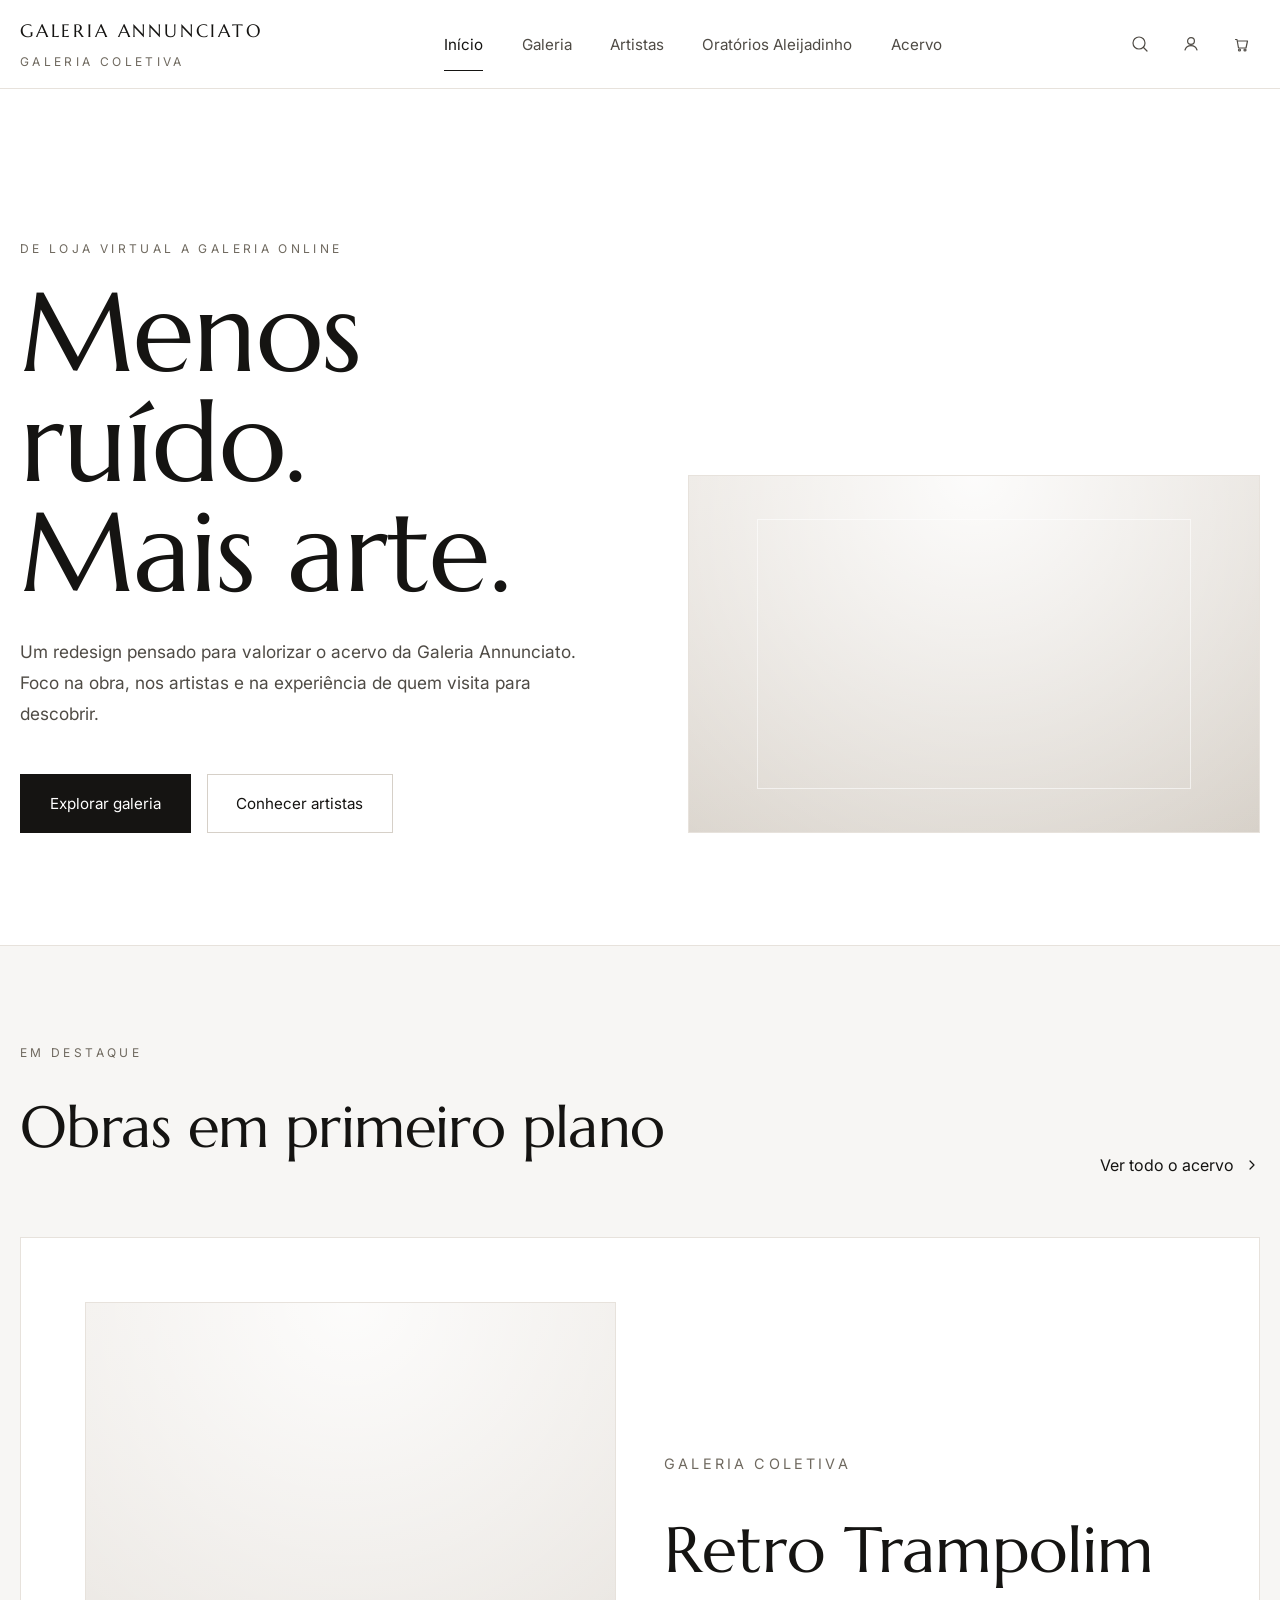
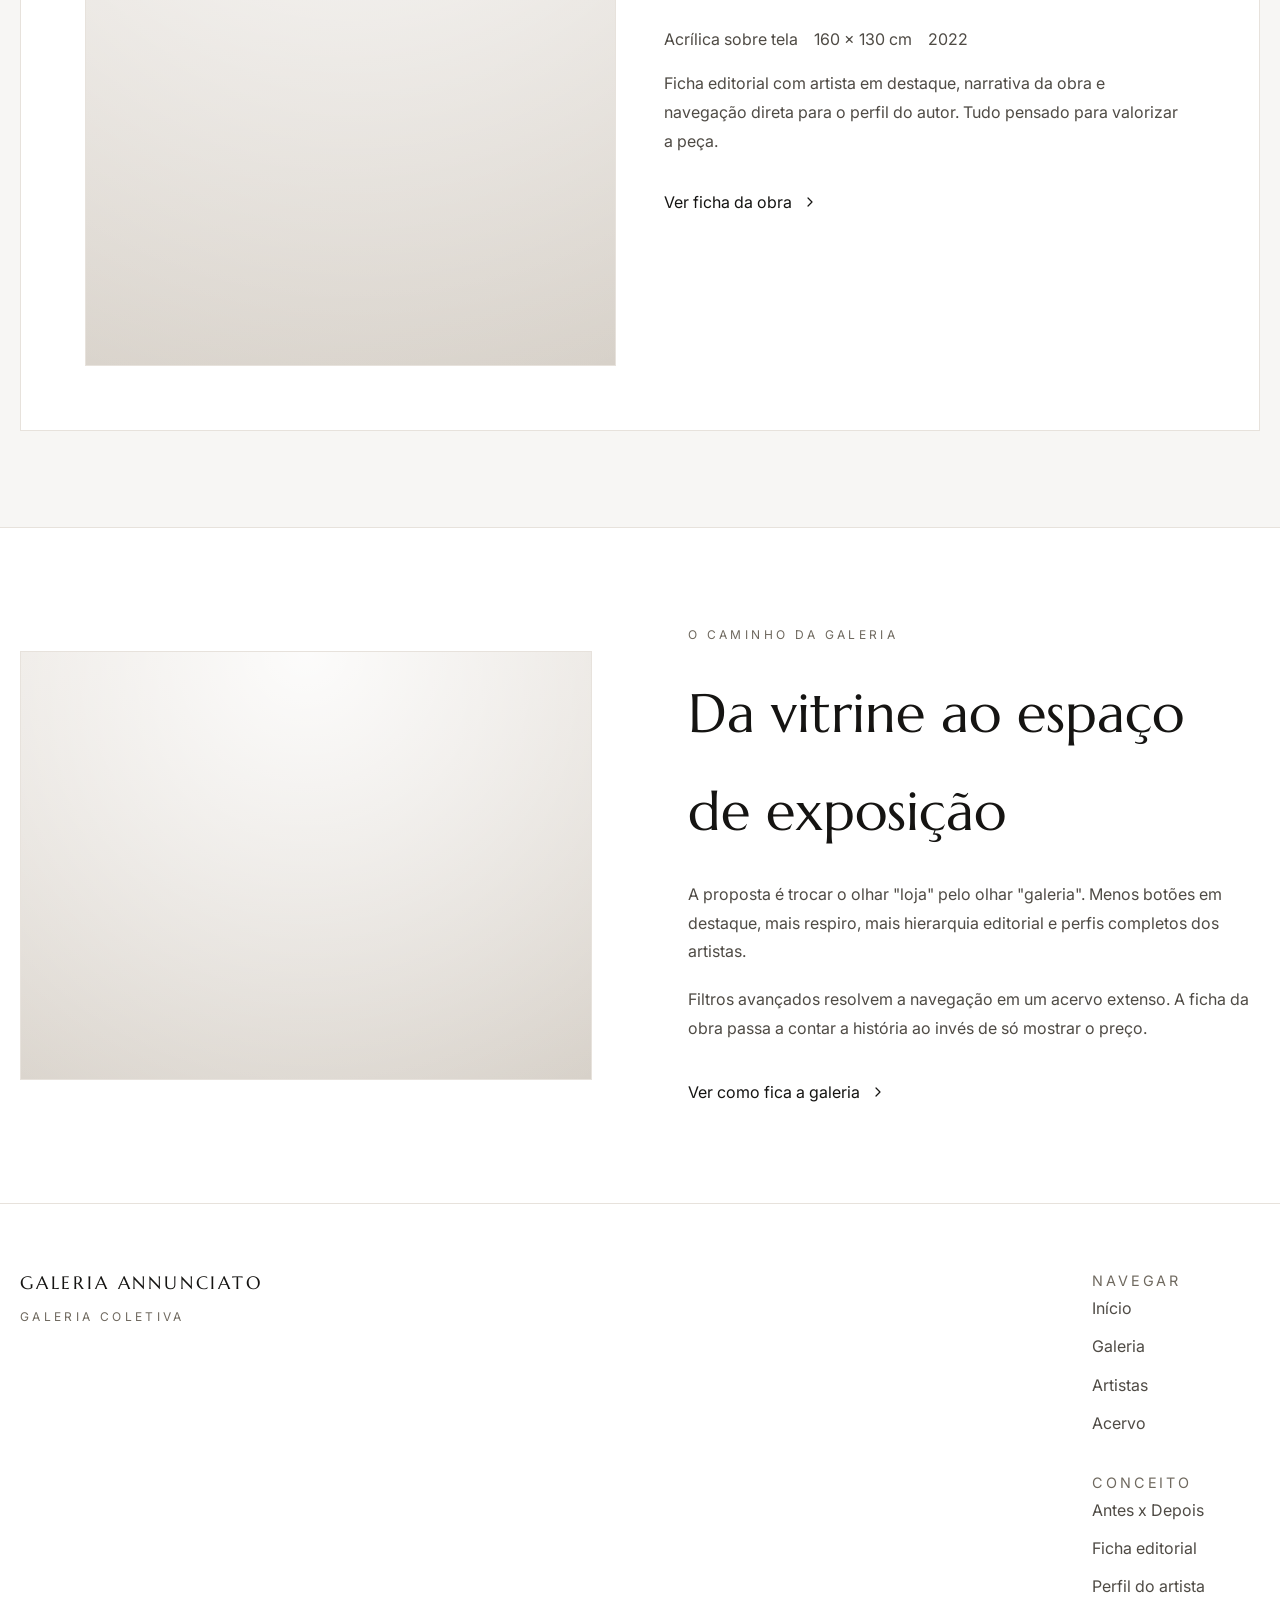
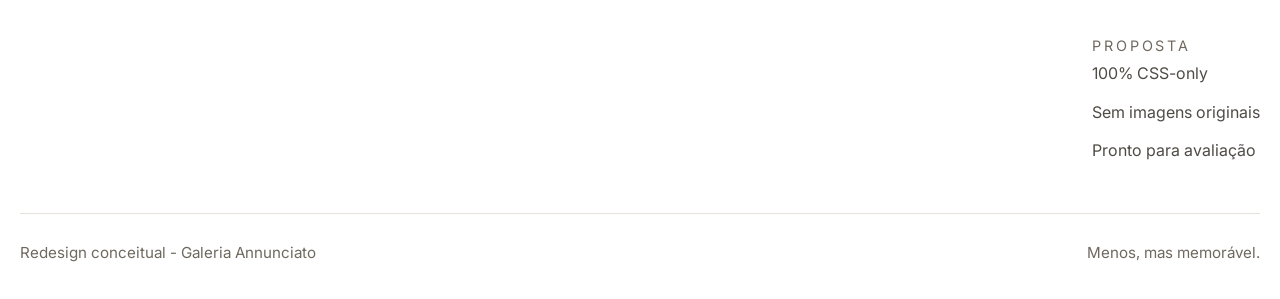
<file: index.html>
<!DOCTYPE html>
<html lang="pt-BR">

<head>
  <meta charset="UTF-8">
  <meta name="viewport" content="width=device-width, initial-scale=1.0">
  <title>Galeria Annunciato | Redesign - De loja virtual a galeria online</title>
  <link rel="preconnect" href="https://fonts.googleapis.com">
  <link rel="preconnect" href="https://fonts.gstatic.com" crossorigin>
  <link href="https://fonts.googleapis.com/css2?family=Inter:wght@300;400;500;600&family=Marcellus&display=swap" rel="stylesheet">
  <link rel="stylesheet" href="css/style.css">
</head>

<body>
  <header class="header">
    <div class="container header__inner">
      <a class="header__brand" href="index.html">
        <span class="header__brand-name">Galeria Annunciato</span>
        <span class="header__brand-sub">Galeria Coletiva</span>
      </a>
      <nav class="nav">
        <a class="nav__link nav__link--active" href="index.html">Início</a>
        <a class="nav__link" href="loja.html">Galeria</a>
        <a class="nav__link" href="artista.html">Artistas</a>
        <a class="nav__link" href="loja.html">Oratórios Aleijadinho</a>
        <a class="nav__link" href="loja.html">Acervo</a>
      </nav>
      <div class="header__actions">
        <button class="header__icon" aria-label="Buscar">
          <svg width="18" height="18" viewBox="0 0 18 18" fill="none" xmlns="http://www.w3.org/2000/svg">
            <circle cx="8" cy="8" r="6" stroke="currentColor" stroke-width="1.2" />
            <path d="M12.5 12.5L16 16" stroke="currentColor" stroke-width="1.2" stroke-linecap="round" />
          </svg>
        </button>
        <button class="header__icon" aria-label="Minha conta">
          <svg width="18" height="18" viewBox="0 0 18 18" fill="none" xmlns="http://www.w3.org/2000/svg">
            <circle cx="9" cy="6" r="3.4" stroke="currentColor" stroke-width="1.2" />
            <path d="M3 15C3.8 12.2 6.1 10.6 9 10.6C11.9 10.6 14.2 12.2 15 15" stroke="currentColor" stroke-width="1.2" stroke-linecap="round" />
          </svg>
        </button>
        <button class="header__icon" aria-label="Carrinho">
          <svg width="18" height="18" viewBox="0 0 18 18" fill="none" xmlns="http://www.w3.org/2000/svg">
            <path d="M2.5 4.5H4L5.5 13H13L14.5 6H5.2" stroke="currentColor" stroke-width="1.2" stroke-linecap="round" stroke-linejoin="round" />
            <circle cx="6.5" cy="15" r="1" stroke="currentColor" stroke-width="1.2" />
            <circle cx="12" cy="15" r="1" stroke="currentColor" stroke-width="1.2" />
          </svg>
        </button>
      </div>
    </div>
  </header>

  <main>
    <section class="hero">
      <div class="container hero__inner">
        <div>
          <span class="eyebrow">De loja virtual a galeria online</span>
          <h1 class="hero__title">Menos ruído.<br>Mais arte.</h1>
          <p class="hero__text">
            Um redesign pensado para valorizar o acervo da Galeria Annunciato. Foco na obra, nos artistas e na
            experiência de quem visita para descobrir.
          </p>
          <div class="hero__actions">
            <a class="btn btn--primary" href="loja.html">Explorar galeria</a>
            <a class="btn btn--ghost" href="artista.html">Conhecer artistas</a>
          </div>
        </div>
        <div class="hero__frame"></div>
      </div>
    </section>

    <section class="section section--alt">
      <div class="container">
        <div class="section__header">
          <span class="eyebrow">Em destaque</span>
          <div class="section__header-row">
            <h2 class="section__title">Obras em primeiro plano</h2>
            <a class="link" href="loja.html">
              Ver todo o acervo
              <svg width="16" height="16" viewBox="0 0 16 16" fill="none" xmlns="http://www.w3.org/2000/svg">
                <path d="M6 4L10 8L6 12" stroke="currentColor" stroke-width="1.2" stroke-linecap="round" stroke-linejoin="round" />
              </svg>
            </a>
          </div>
        </div>
        <div class="featured-grid">
          <article class="featured-card">
            <div class="featured-card__media"></div>
            <div class="featured-card__content">
              <span class="featured-card__artist">Galeria Coletiva</span>
              <h3 class="featured-card__title">Retro Trampolim</h3>
              <div class="featured-card__meta">
                <span>Acrílica sobre tela</span>
                <span>160 x 130 cm</span>
                <span>2022</span>
              </div>
              <p class="featured-card__text">
                Ficha editorial com artista em destaque, narrativa da obra e navegação direta para o perfil do
                autor. Tudo pensado para valorizar a peça.
              </p>
              <a class="link" href="produto.html">
                Ver ficha da obra
                <svg width="16" height="16" viewBox="0 0 16 16" fill="none" xmlns="http://www.w3.org/2000/svg">
                  <path d="M6 4L10 8L6 12" stroke="currentColor" stroke-width="1.2" stroke-linecap="round" stroke-linejoin="round" />
                </svg>
              </a>
            </div>
          </article>
        </div>
      </div>
    </section>

    <section class="section">
      <div class="container split">
        <div class="split__media"></div>
        <div class="split__content">
          <span class="eyebrow">O caminho da galeria</span>
          <h2 class="split__title">Da vitrine ao espaço de exposição</h2>
          <p class="split__text">
            A proposta é trocar o olhar "loja" pelo olhar "galeria". Menos botões em destaque, mais respiro, mais
            hierarquia editorial e perfis completos dos artistas.
          </p>
          <p class="split__text">
            Filtros avançados resolvem a navegação em um acervo extenso. A ficha da obra passa a contar a história
            ao invés de só mostrar o preço.
          </p>
          <a class="link" href="loja.html">
            Ver como fica a galeria
            <svg width="16" height="16" viewBox="0 0 16 16" fill="none" xmlns="http://www.w3.org/2000/svg">
              <path d="M6 4L10 8L6 12" stroke="currentColor" stroke-width="1.2" stroke-linecap="round" stroke-linejoin="round" />
            </svg>
          </a>
        </div>
      </div>
    </section>
  </main>

  <footer class="footer">
    <div class="container footer__inner">
      <div class="footer__brand">
        <span class="header__brand-name">Galeria Annunciato</span>
        <span class="header__brand-sub">Galeria Coletiva</span>
      </div>
      <div class="footer__nav">
        <div>
          <p class="footer__list-title">Navegar</p>
          <ul class="footer__list">
            <li><a class="footer__link" href="index.html">Início</a></li>
            <li><a class="footer__link" href="loja.html">Galeria</a></li>
            <li><a class="footer__link" href="artista.html">Artistas</a></li>
            <li><a class="footer__link" href="loja.html">Acervo</a></li>
          </ul>
        </div>
        <div>
          <p class="footer__list-title">Conceito</p>
          <ul class="footer__list">
            <li><a class="footer__link" href="loja.html">Antes x Depois</a></li>
            <li><a class="footer__link" href="produto.html">Ficha editorial</a></li>
            <li><a class="footer__link" href="artista.html">Perfil do artista</a></li>
          </ul>
        </div>
        <div>
          <p class="footer__list-title">Proposta</p>
          <ul class="footer__list">
            <li><span class="footer__link">100% CSS-only</span></li>
            <li><span class="footer__link">Sem imagens originais</span></li>
            <li><span class="footer__link">Pronto para avaliação</span></li>
          </ul>
        </div>
      </div>
    </div>
    <div class="container footer__bottom">
      <p>Redesign conceitual - Galeria Annunciato</p>
      <p>Menos, mas memorável.</p>
    </div>
  </footer>
</body>

</html>
</file>
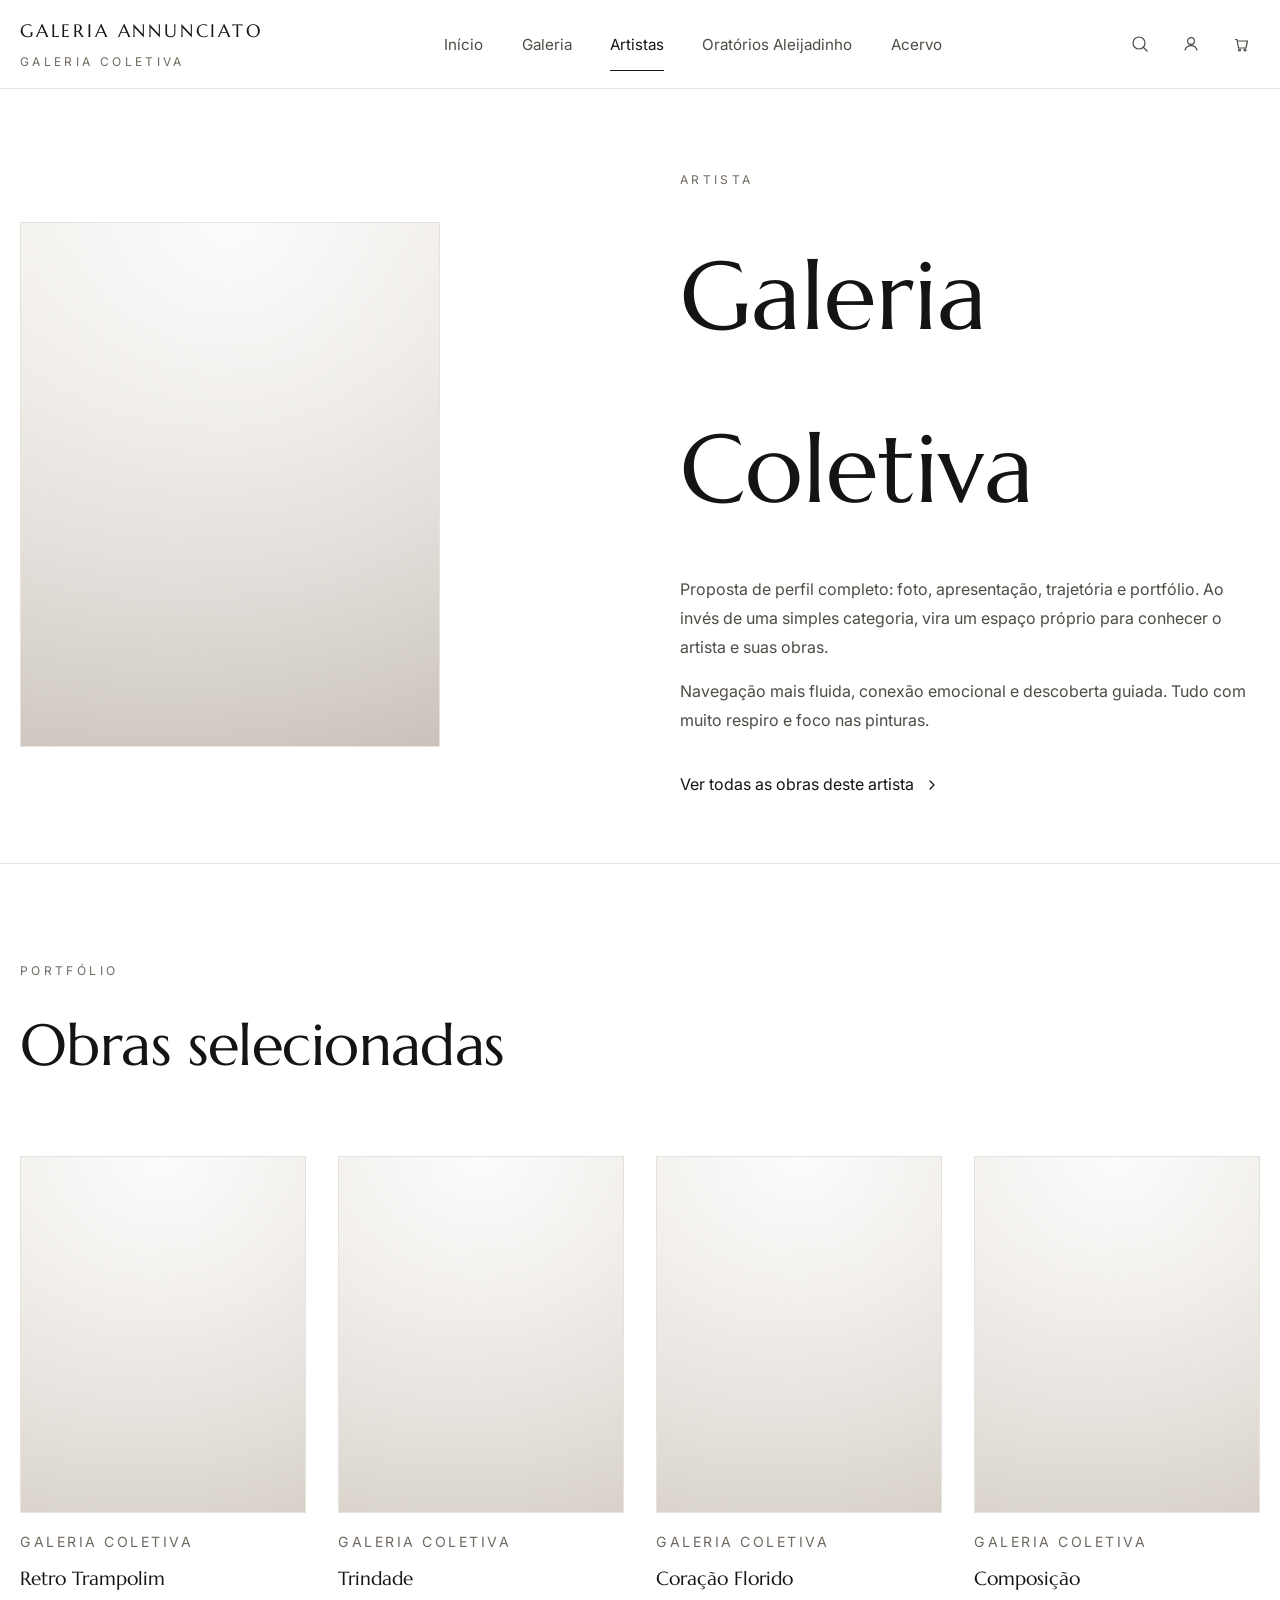
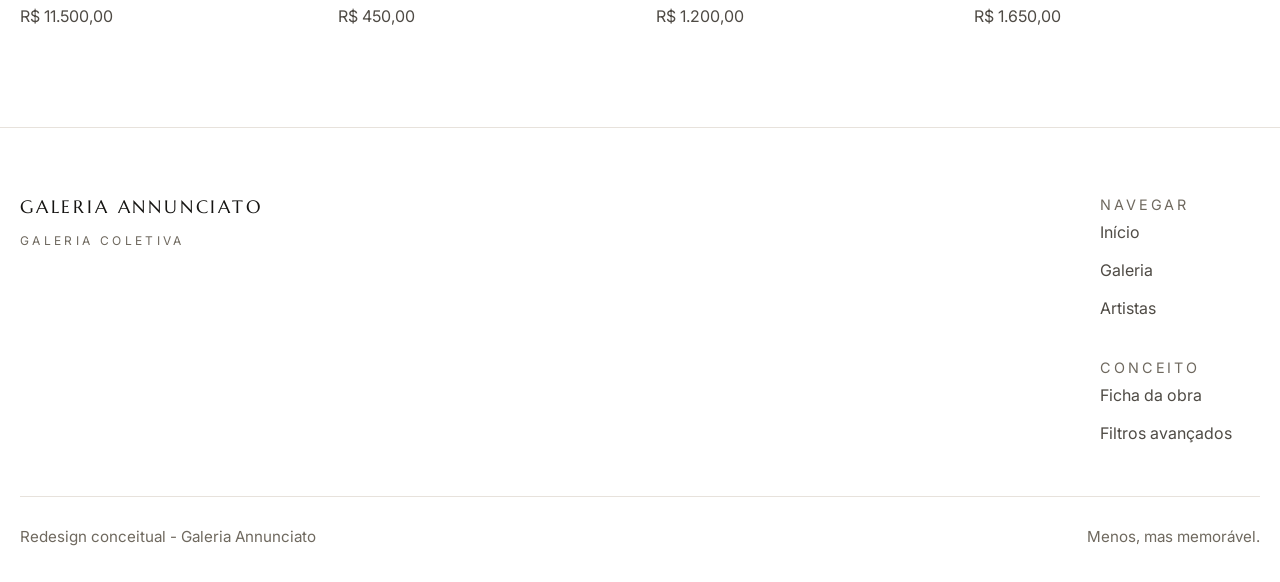
<file: artista.html>
<!DOCTYPE html>
<html lang="pt-BR">

<head>
  <meta charset="UTF-8">
  <meta name="viewport" content="width=device-width, initial-scale=1.0">
  <title>Galeria Coletiva | Artista - Galeria Annunciato</title>
  <link rel="preconnect" href="https://fonts.googleapis.com">
  <link rel="preconnect" href="https://fonts.gstatic.com" crossorigin>
  <link href="https://fonts.googleapis.com/css2?family=Inter:wght@300;400;500;600&family=Marcellus&display=swap" rel="stylesheet">
  <link rel="stylesheet" href="css/style.css">
</head>

<body>
  <header class="header">
    <div class="container header__inner">
      <a class="header__brand" href="index.html">
        <span class="header__brand-name">Galeria Annunciato</span>
        <span class="header__brand-sub">Galeria Coletiva</span>
      </a>
      <nav class="nav">
        <a class="nav__link" href="index.html">Início</a>
        <a class="nav__link" href="loja.html">Galeria</a>
        <a class="nav__link nav__link--active" href="artista.html">Artistas</a>
        <a class="nav__link" href="loja.html">Oratórios Aleijadinho</a>
        <a class="nav__link" href="loja.html">Acervo</a>
      </nav>
      <div class="header__actions">
        <button class="header__icon" aria-label="Buscar">
          <svg width="18" height="18" viewBox="0 0 18 18" fill="none" xmlns="http://www.w3.org/2000/svg">
            <circle cx="8" cy="8" r="6" stroke="currentColor" stroke-width="1.2" />
            <path d="M12.5 12.5L16 16" stroke="currentColor" stroke-width="1.2" stroke-linecap="round" />
          </svg>
        </button>
        <button class="header__icon" aria-label="Minha conta">
          <svg width="18" height="18" viewBox="0 0 18 18" fill="none" xmlns="http://www.w3.org/2000/svg">
            <circle cx="9" cy="6" r="3.4" stroke="currentColor" stroke-width="1.2" />
            <path d="M3 15C3.8 12.2 6.1 10.6 9 10.6C11.9 10.6 14.2 12.2 15 15" stroke="currentColor" stroke-width="1.2" stroke-linecap="round" />
          </svg>
        </button>
        <button class="header__icon" aria-label="Carrinho">
          <svg width="18" height="18" viewBox="0 0 18 18" fill="none" xmlns="http://www.w3.org/2000/svg">
            <path d="M2.5 4.5H4L5.5 13H13L14.5 6H5.2" stroke="currentColor" stroke-width="1.2" stroke-linecap="round" stroke-linejoin="round" />
            <circle cx="6.5" cy="15" r="1" stroke="currentColor" stroke-width="1.2" />
            <circle cx="12" cy="15" r="1" stroke="currentColor" stroke-width="1.2" />
          </svg>
        </button>
      </div>
    </div>
  </header>

  <main>
    <section class="artist-hero">
      <div class="container artist-hero__inner">
        <div class="artist-hero__media"></div>
        <div class="artist-hero__content">
          <span class="eyebrow">Artista</span>
          <h1 class="artist-hero__title">Galeria Coletiva</h1>
          <div class="artist-hero__text">
            <p>
              Proposta de perfil completo: foto, apresentação, trajetória e portfólio. Ao invés de uma simples
              categoria, vira um espaço próprio para conhecer o artista e suas obras.
            </p>
            <p>
              Navegação mais fluida, conexão emocional e descoberta guiada. Tudo com muito respiro e foco nas
              pinturas.
            </p>
          </div>
          <a class="link" href="loja.html">
            Ver todas as obras deste artista
            <svg width="16" height="16" viewBox="0 0 16 16" fill="none" xmlns="http://www.w3.org/2000/svg">
              <path d="M6 4L10 8L6 12" stroke="currentColor" stroke-width="1.2" stroke-linecap="round" stroke-linejoin="round" />
            </svg>
          </a>
        </div>
      </div>
    </section>

    <section class="section">
      <div class="container">
        <div class="section__header">
          <span class="eyebrow">Portfólio</span>
          <h2 class="section__title">Obras selecionadas</h2>
        </div>
        <div class="grid">
          <article class="card">
            <a class="card__media" href="produto.html"></a>
            <div class="card__content">
              <span class="card__artist">Galeria Coletiva</span>
              <a class="card__title" href="produto.html">Retro Trampolim</a>
              <span class="card__price">R$ 11.500,00</span>
            </div>
          </article>
          <article class="card">
            <a class="card__media" href="produto.html"></a>
            <div class="card__content">
              <span class="card__artist">Galeria Coletiva</span>
              <a class="card__title" href="produto.html">Trindade</a>
              <span class="card__price">R$ 450,00</span>
            </div>
          </article>
          <article class="card">
            <a class="card__media" href="produto.html"></a>
            <div class="card__content">
              <span class="card__artist">Galeria Coletiva</span>
              <a class="card__title" href="produto.html">Coração Florido</a>
              <span class="card__price">R$ 1.200,00</span>
            </div>
          </article>
          <article class="card">
            <a class="card__media" href="produto.html"></a>
            <div class="card__content">
              <span class="card__artist">Galeria Coletiva</span>
              <a class="card__title" href="produto.html">Composição</a>
              <span class="card__price">R$ 1.650,00</span>
            </div>
          </article>
        </div>
      </div>
    </section>
  </main>

  <footer class="footer">
    <div class="container footer__inner">
      <div class="footer__brand">
        <span class="header__brand-name">Galeria Annunciato</span>
        <span class="header__brand-sub">Galeria Coletiva</span>
      </div>
      <div class="footer__nav">
        <div>
          <p class="footer__list-title">Navegar</p>
          <ul class="footer__list">
            <li><a class="footer__link" href="index.html">Início</a></li>
            <li><a class="footer__link" href="loja.html">Galeria</a></li>
            <li><a class="footer__link" href="artista.html">Artistas</a></li>
          </ul>
        </div>
        <div>
          <p class="footer__list-title">Conceito</p>
          <ul class="footer__list">
            <li><a class="footer__link" href="produto.html">Ficha da obra</a></li>
            <li><a class="footer__link" href="loja.html">Filtros avançados</a></li>
          </ul>
        </div>
      </div>
    </div>
    <div class="container footer__bottom">
      <p>Redesign conceitual - Galeria Annunciato</p>
      <p>Menos, mas memorável.</p>
    </div>
  </footer>
</body>

</html>
</file>
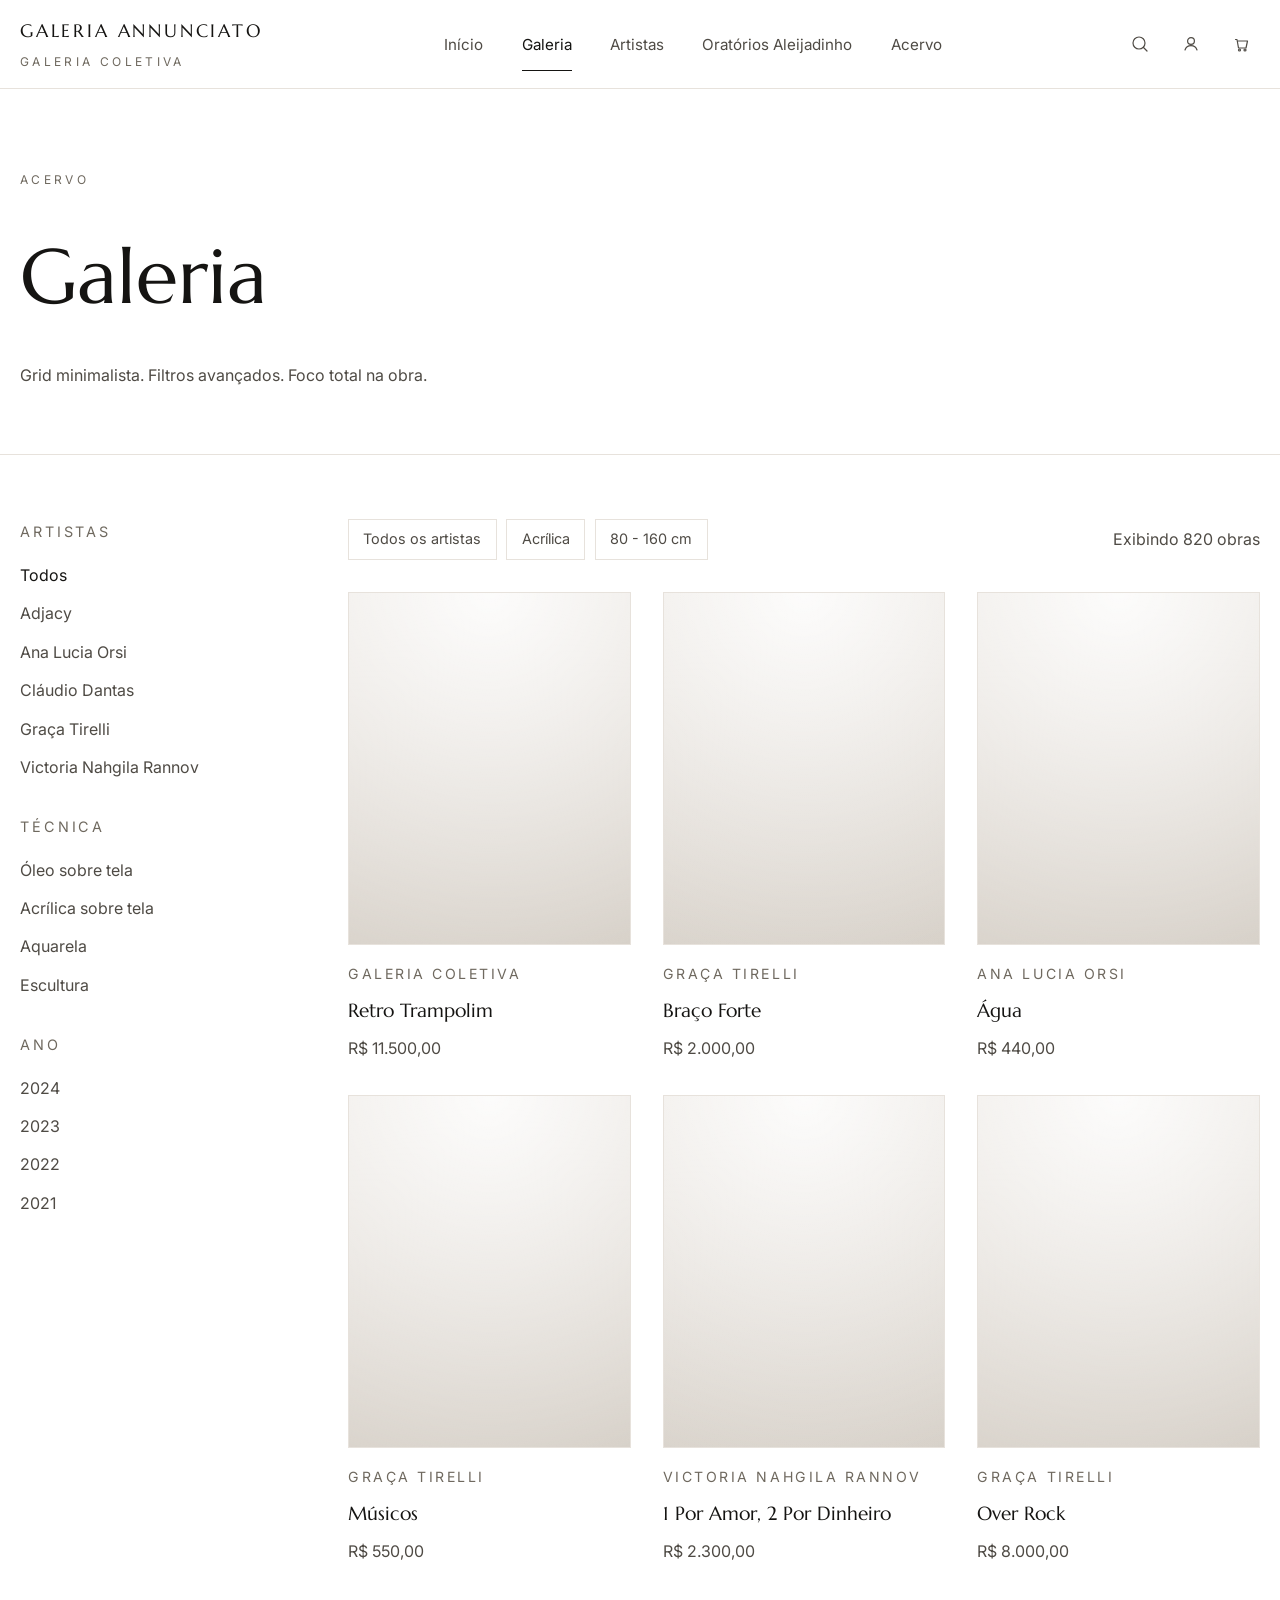
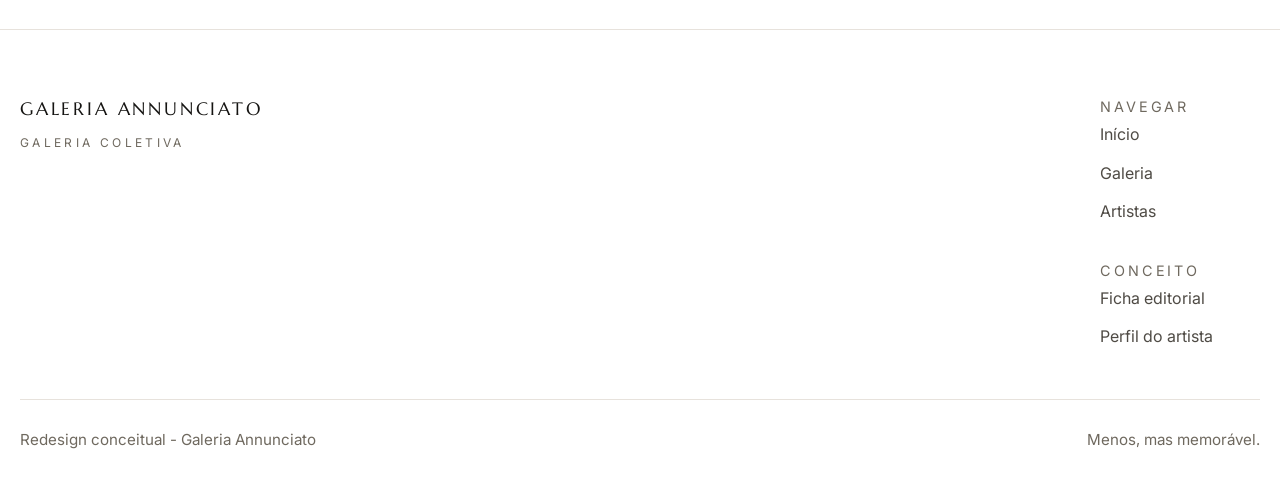
<file: loja.html>
<!DOCTYPE html>
<html lang="pt-BR">

<head>
  <meta charset="UTF-8">
  <meta name="viewport" content="width=device-width, initial-scale=1.0">
  <title>Galeria | Galeria Annunciato - Redesign</title>
  <link rel="preconnect" href="https://fonts.googleapis.com">
  <link rel="preconnect" href="https://fonts.gstatic.com" crossorigin>
  <link href="https://fonts.googleapis.com/css2?family=Inter:wght@300;400;500;600&family=Marcellus&display=swap" rel="stylesheet">
  <link rel="stylesheet" href="css/style.css">
</head>

<body>
  <header class="header">
    <div class="container header__inner">
      <a class="header__brand" href="index.html">
        <span class="header__brand-name">Galeria Annunciato</span>
        <span class="header__brand-sub">Galeria Coletiva</span>
      </a>
      <nav class="nav">
        <a class="nav__link" href="index.html">Início</a>
        <a class="nav__link nav__link--active" href="loja.html">Galeria</a>
        <a class="nav__link" href="artista.html">Artistas</a>
        <a class="nav__link" href="loja.html">Oratórios Aleijadinho</a>
        <a class="nav__link" href="loja.html">Acervo</a>
      </nav>
      <div class="header__actions">
        <button class="header__icon" aria-label="Buscar">
          <svg width="18" height="18" viewBox="0 0 18 18" fill="none" xmlns="http://www.w3.org/2000/svg">
            <circle cx="8" cy="8" r="6" stroke="currentColor" stroke-width="1.2" />
            <path d="M12.5 12.5L16 16" stroke="currentColor" stroke-width="1.2" stroke-linecap="round" />
          </svg>
        </button>
        <button class="header__icon" aria-label="Minha conta">
          <svg width="18" height="18" viewBox="0 0 18 18" fill="none" xmlns="http://www.w3.org/2000/svg">
            <circle cx="9" cy="6" r="3.4" stroke="currentColor" stroke-width="1.2" />
            <path d="M3 15C3.8 12.2 6.1 10.6 9 10.6C11.9 10.6 14.2 12.2 15 15" stroke="currentColor" stroke-width="1.2" stroke-linecap="round" />
          </svg>
        </button>
        <button class="header__icon" aria-label="Carrinho">
          <svg width="18" height="18" viewBox="0 0 18 18" fill="none" xmlns="http://www.w3.org/2000/svg">
            <path d="M2.5 4.5H4L5.5 13H13L14.5 6H5.2" stroke="currentColor" stroke-width="1.2" stroke-linecap="round" stroke-linejoin="round" />
            <circle cx="6.5" cy="15" r="1" stroke="currentColor" stroke-width="1.2" />
            <circle cx="12" cy="15" r="1" stroke="currentColor" stroke-width="1.2" />
          </svg>
        </button>
      </div>
    </div>
  </header>

  <main>
    <section class="page-hero">
      <div class="container page-hero__inner">
        <span class="eyebrow">Acervo</span>
        <h1 class="page-hero__title">Galeria</h1>
        <p class="page-hero__text">Grid minimalista. Filtros avançados. Foco total na obra.</p>
      </div>
    </section>

    <div class="container layout">
      <aside class="sidebar">
        <div class="sidebar__group">
          <p class="sidebar__title">Artistas</p>
          <ul class="sidebar__list">
            <li><a class="sidebar__link sidebar__link--active" href="#">Todos</a></li>
            <li><a class="sidebar__link" href="#">Adjacy</a></li>
            <li><a class="sidebar__link" href="#">Ana Lucia Orsi</a></li>
            <li><a class="sidebar__link" href="#">Cláudio Dantas</a></li>
            <li><a class="sidebar__link" href="#">Graça Tirelli</a></li>
            <li><a class="sidebar__link" href="#">Victoria Nahgila Rannov</a></li>
          </ul>
        </div>
        <div class="sidebar__group">
          <p class="sidebar__title">Técnica</p>
          <ul class="sidebar__list">
            <li><a class="sidebar__link" href="#">Óleo sobre tela</a></li>
            <li><a class="sidebar__link" href="#">Acrílica sobre tela</a></li>
            <li><a class="sidebar__link" href="#">Aquarela</a></li>
            <li><a class="sidebar__link" href="#">Escultura</a></li>
          </ul>
        </div>
        <div class="sidebar__group">
          <p class="sidebar__title">Ano</p>
          <ul class="sidebar__list">
            <li><a class="sidebar__link" href="#">2024</a></li>
            <li><a class="sidebar__link" href="#">2023</a></li>
            <li><a class="sidebar__link" href="#">2022</a></li>
            <li><a class="sidebar__link" href="#">2021</a></li>
          </ul>
        </div>
      </aside>
      <div>
        <div class="filter-row">
          <div class="filter-chips">
            <span class="chip">Todos os artistas</span>
            <span class="chip">Acrílica</span>
            <span class="chip">80 - 160 cm</span>
          </div>
          <p class="card__price">Exibindo 820 obras</p>
        </div>
        <div class="grid" style="margin-top: 2rem;">
          <article class="card">
            <a class="card__media" href="produto.html"></a>
            <div class="card__content">
              <span class="card__artist">Galeria Coletiva</span>
              <a class="card__title" href="produto.html">Retro Trampolim</a>
              <span class="card__price">R$ 11.500,00</span>
            </div>
          </article>
          <article class="card">
            <a class="card__media" href="produto.html"></a>
            <div class="card__content">
              <span class="card__artist">Graça Tirelli</span>
              <a class="card__title" href="produto.html">Braço Forte</a>
              <span class="card__price">R$ 2.000,00</span>
            </div>
          </article>
          <article class="card">
            <a class="card__media" href="produto.html"></a>
            <div class="card__content">
              <span class="card__artist">Ana Lucia Orsi</span>
              <a class="card__title" href="produto.html">Água</a>
              <span class="card__price">R$ 440,00</span>
            </div>
          </article>
          <article class="card">
            <a class="card__media" href="produto.html"></a>
            <div class="card__content">
              <span class="card__artist">Graça Tirelli</span>
              <a class="card__title" href="produto.html">Músicos</a>
              <span class="card__price">R$ 550,00</span>
            </div>
          </article>
          <article class="card">
            <a class="card__media" href="produto.html"></a>
            <div class="card__content">
              <span class="card__artist">Victoria Nahgila Rannov</span>
              <a class="card__title" href="produto.html">1 Por Amor, 2 Por Dinheiro</a>
              <span class="card__price">R$ 2.300,00</span>
            </div>
          </article>
          <article class="card">
            <a class="card__media" href="produto.html"></a>
            <div class="card__content">
              <span class="card__artist">Graça Tirelli</span>
              <a class="card__title" href="produto.html">Over Rock</a>
              <span class="card__price">R$ 8.000,00</span>
            </div>
          </article>
        </div>
      </div>
    </div>
  </main>

  <footer class="footer">
    <div class="container footer__inner">
      <div class="footer__brand">
        <span class="header__brand-name">Galeria Annunciato</span>
        <span class="header__brand-sub">Galeria Coletiva</span>
      </div>
      <div class="footer__nav">
        <div>
          <p class="footer__list-title">Navegar</p>
          <ul class="footer__list">
            <li><a class="footer__link" href="index.html">Início</a></li>
            <li><a class="footer__link" href="loja.html">Galeria</a></li>
            <li><a class="footer__link" href="artista.html">Artistas</a></li>
          </ul>
        </div>
        <div>
          <p class="footer__list-title">Conceito</p>
          <ul class="footer__list">
            <li><a class="footer__link" href="produto.html">Ficha editorial</a></li>
            <li><a class="footer__link" href="artista.html">Perfil do artista</a></li>
          </ul>
        </div>
      </div>
    </div>
    <div class="container footer__bottom">
      <p>Redesign conceitual - Galeria Annunciato</p>
      <p>Menos, mas memorável.</p>
    </div>
  </footer>
</body>

</html>
</file>
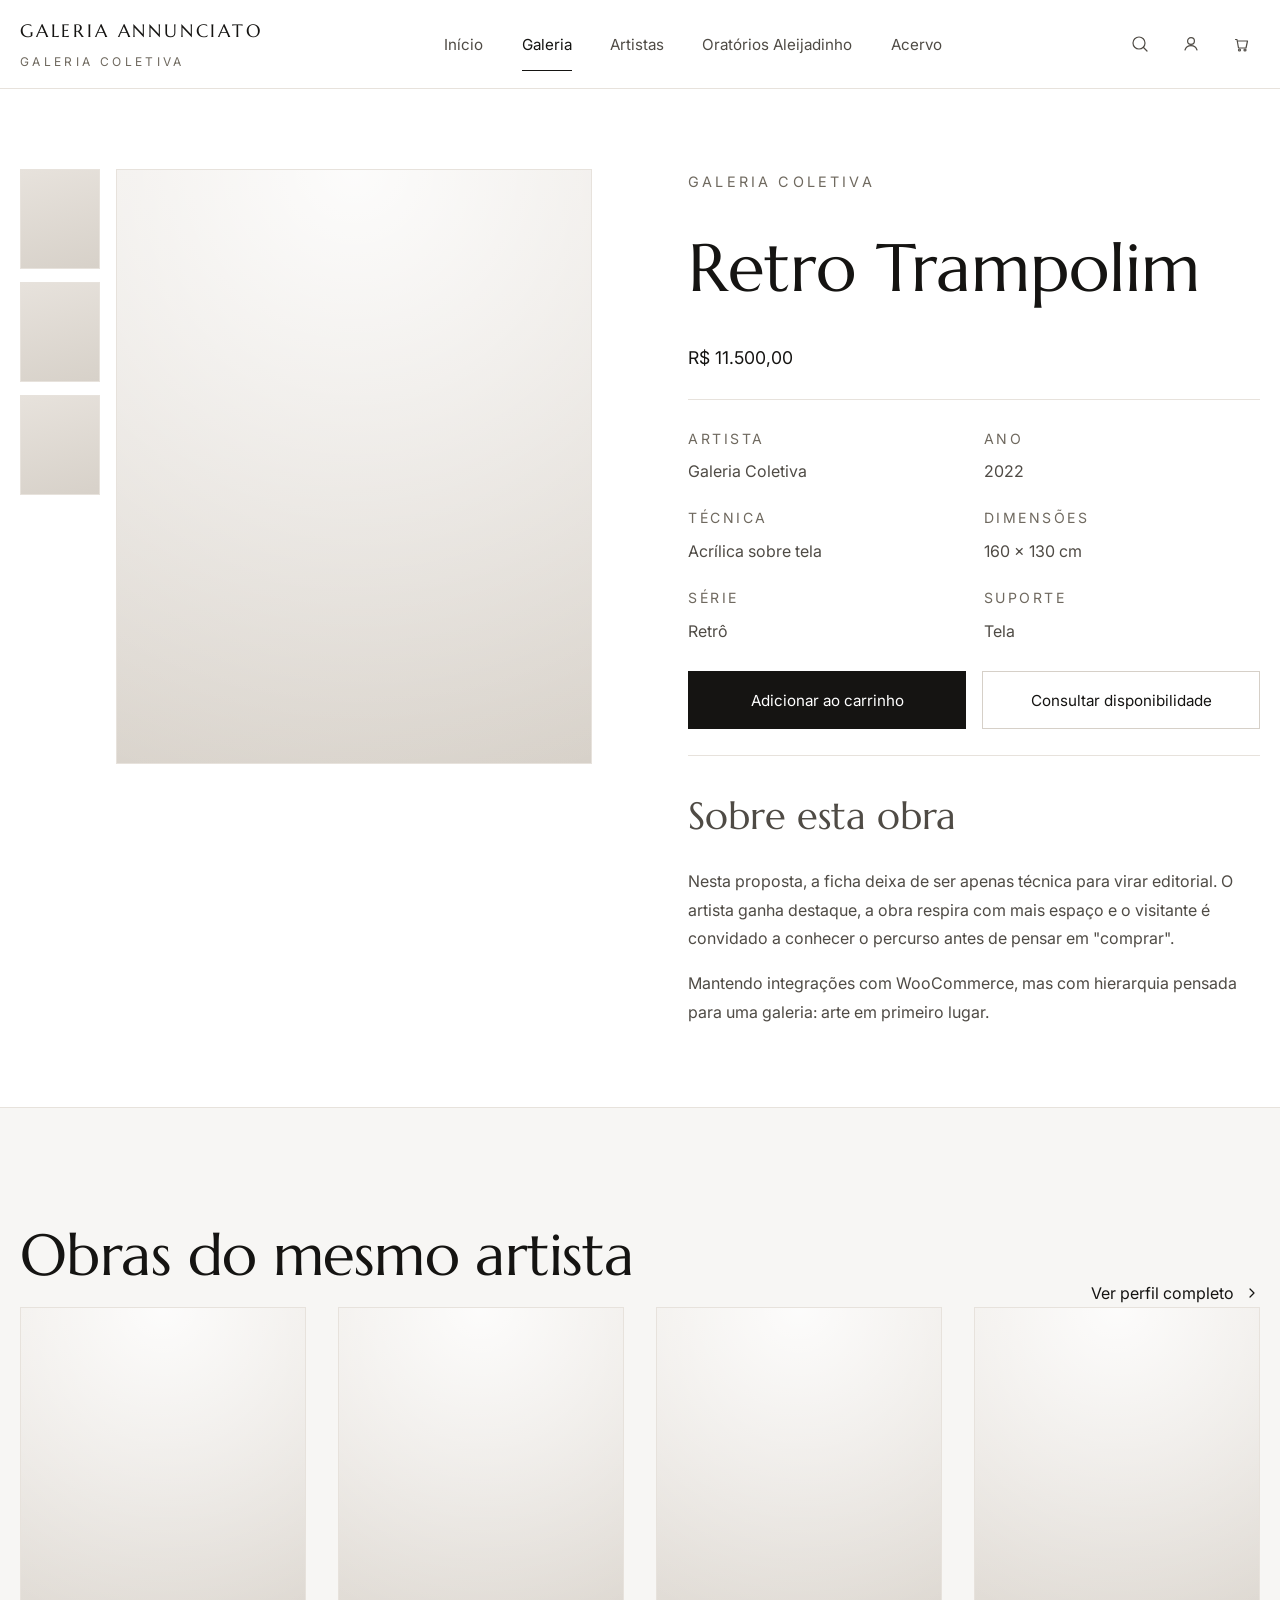
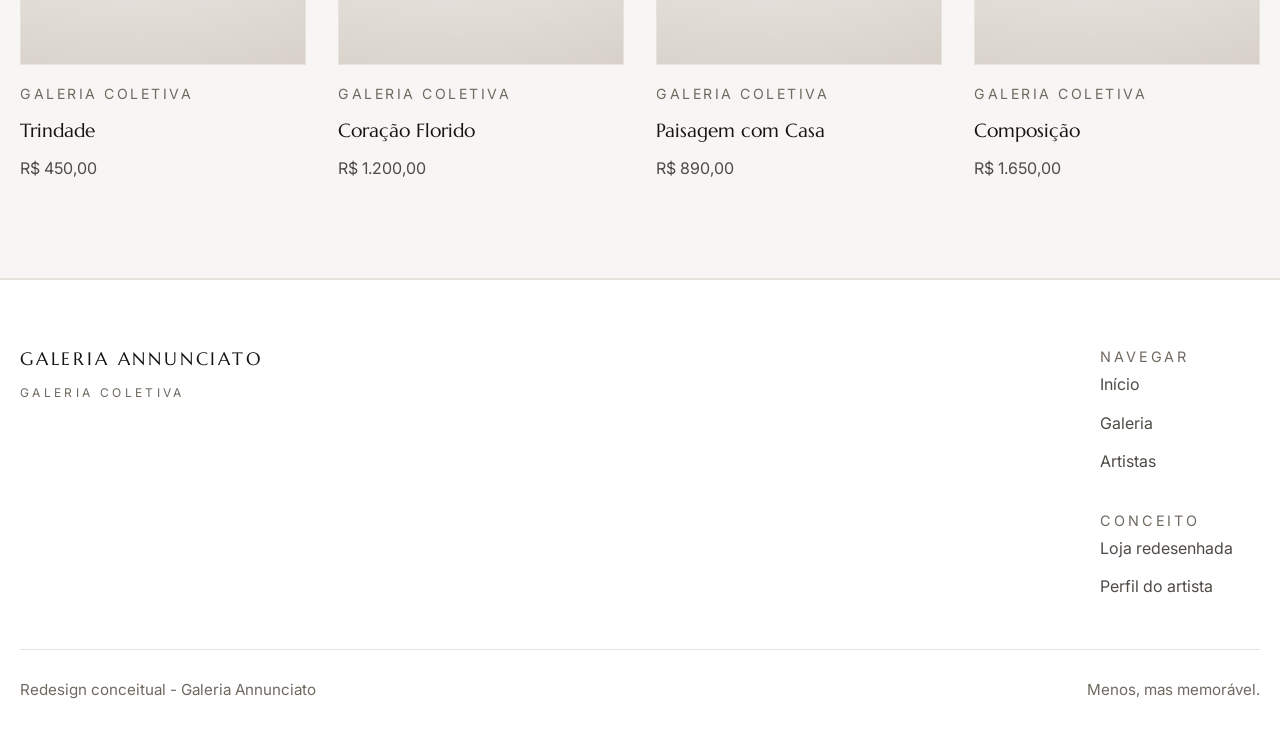
<file: produto.html>
<!DOCTYPE html>
<html lang="pt-BR">

<head>
  <meta charset="UTF-8">
  <meta name="viewport" content="width=device-width, initial-scale=1.0">
  <title>Retro Trampolim | Galeria Annunciato - Redesign</title>
  <link rel="preconnect" href="https://fonts.googleapis.com">
  <link rel="preconnect" href="https://fonts.gstatic.com" crossorigin>
  <link href="https://fonts.googleapis.com/css2?family=Inter:wght@300;400;500;600&family=Marcellus&display=swap" rel="stylesheet">
  <link rel="stylesheet" href="css/style.css">
</head>

<body>
  <header class="header">
    <div class="container header__inner">
      <a class="header__brand" href="index.html">
        <span class="header__brand-name">Galeria Annunciato</span>
        <span class="header__brand-sub">Galeria Coletiva</span>
      </a>
      <nav class="nav">
        <a class="nav__link" href="index.html">Início</a>
        <a class="nav__link nav__link--active" href="loja.html">Galeria</a>
        <a class="nav__link" href="artista.html">Artistas</a>
        <a class="nav__link" href="loja.html">Oratórios Aleijadinho</a>
        <a class="nav__link" href="loja.html">Acervo</a>
      </nav>
      <div class="header__actions">
        <button class="header__icon" aria-label="Buscar">
          <svg width="18" height="18" viewBox="0 0 18 18" fill="none" xmlns="http://www.w3.org/2000/svg">
            <circle cx="8" cy="8" r="6" stroke="currentColor" stroke-width="1.2" />
            <path d="M12.5 12.5L16 16" stroke="currentColor" stroke-width="1.2" stroke-linecap="round" />
          </svg>
        </button>
        <button class="header__icon" aria-label="Minha conta">
          <svg width="18" height="18" viewBox="0 0 18 18" fill="none" xmlns="http://www.w3.org/2000/svg">
            <circle cx="9" cy="6" r="3.4" stroke="currentColor" stroke-width="1.2" />
            <path d="M3 15C3.8 12.2 6.1 10.6 9 10.6C11.9 10.6 14.2 12.2 15 15" stroke="currentColor" stroke-width="1.2" stroke-linecap="round" />
          </svg>
        </button>
        <button class="header__icon" aria-label="Carrinho">
          <svg width="18" height="18" viewBox="0 0 18 18" fill="none" xmlns="http://www.w3.org/2000/svg">
            <path d="M2.5 4.5H4L5.5 13H13L14.5 6H5.2" stroke="currentColor" stroke-width="1.2" stroke-linecap="round" stroke-linejoin="round" />
            <circle cx="6.5" cy="15" r="1" stroke="currentColor" stroke-width="1.2" />
            <circle cx="12" cy="15" r="1" stroke="currentColor" stroke-width="1.2" />
          </svg>
        </button>
      </div>
    </div>
  </header>

  <main>
    <div class="container">
      <div class="product">
        <div class="product__gallery">
          <div class="product__thumbs">
            <div class="product__thumb"></div>
            <div class="product__thumb"></div>
            <div class="product__thumb"></div>
          </div>
          <div class="product__main"></div>
        </div>
        <div class="product__info">
          <div class="product__header">
            <a class="product__artist" href="artista.html">Galeria Coletiva</a>
            <h1 class="product__title">Retro Trampolim</h1>
            <span class="product__price">R$ 11.500,00</span>
          </div>
          <div class="product__divider"></div>
          <div class="ficha">
            <div class="ficha__item">
              <span class="ficha__label">Artista</span>
              <a class="ficha__value" href="artista.html">Galeria Coletiva</a>
            </div>
            <div class="ficha__item">
              <span class="ficha__label">Ano</span>
              <span class="ficha__value">2022</span>
            </div>
            <div class="ficha__item">
              <span class="ficha__label">Técnica</span>
              <span class="ficha__value">Acrílica sobre tela</span>
            </div>
            <div class="ficha__item">
              <span class="ficha__label">Dimensões</span>
              <span class="ficha__value">160 x 130 cm</span>
            </div>
            <div class="ficha__item">
              <span class="ficha__label">Série</span>
              <span class="ficha__value">Retrô</span>
            </div>
            <div class="ficha__item">
              <span class="ficha__label">Suporte</span>
              <span class="ficha__value">Tela</span>
            </div>
          </div>
          <div class="product__actions">
            <button class="btn btn--primary btn--full">Adicionar ao carrinho</button>
            <button class="btn btn--ghost btn--full">Consultar disponibilidade</button>
          </div>
          <div class="product__divider"></div>
          <div class="product__text">
            <h2 class="section-title--sm">Sobre esta obra</h2>
            <p>
              Nesta proposta, a ficha deixa de ser apenas técnica para virar editorial. O artista ganha destaque,
              a obra respira com mais espaço e o visitante é convidado a conhecer o percurso antes de pensar em
              "comprar".
            </p>
            <p>
              Mantendo integrações com WooCommerce, mas com hierarquia pensada para uma galeria: arte em primeiro
              lugar.
            </p>
          </div>
        </div>
      </div>
    </div>

    <section class="section section--alt">
      <div class="container">
        <div class="section__header-row">
          <h2 class="section__title">Obras do mesmo artista</h2>
          <a class="link" href="artista.html">
            Ver perfil completo
            <svg width="16" height="16" viewBox="0 0 16 16" fill="none" xmlns="http://www.w3.org/2000/svg">
              <path d="M6 4L10 8L6 12" stroke="currentColor" stroke-width="1.2" stroke-linecap="round" stroke-linejoin="round" />
            </svg>
          </a>
        </div>
        <div class="grid">
          <article class="card">
            <a class="card__media" href="produto.html"></a>
            <div class="card__content">
              <span class="card__artist">Galeria Coletiva</span>
              <a class="card__title" href="produto.html">Trindade</a>
              <span class="card__price">R$ 450,00</span>
            </div>
          </article>
          <article class="card">
            <a class="card__media" href="produto.html"></a>
            <div class="card__content">
              <span class="card__artist">Galeria Coletiva</span>
              <a class="card__title" href="produto.html">Coração Florido</a>
              <span class="card__price">R$ 1.200,00</span>
            </div>
          </article>
          <article class="card">
            <a class="card__media" href="produto.html"></a>
            <div class="card__content">
              <span class="card__artist">Galeria Coletiva</span>
              <a class="card__title" href="produto.html">Paisagem com Casa</a>
              <span class="card__price">R$ 890,00</span>
            </div>
          </article>
          <article class="card">
            <a class="card__media" href="produto.html"></a>
            <div class="card__content">
              <span class="card__artist">Galeria Coletiva</span>
              <a class="card__title" href="produto.html">Composição</a>
              <span class="card__price">R$ 1.650,00</span>
            </div>
          </article>
        </div>
      </div>
    </section>
  </main>

  <footer class="footer">
    <div class="container footer__inner">
      <div class="footer__brand">
        <span class="header__brand-name">Galeria Annunciato</span>
        <span class="header__brand-sub">Galeria Coletiva</span>
      </div>
      <div class="footer__nav">
        <div>
          <p class="footer__list-title">Navegar</p>
          <ul class="footer__list">
            <li><a class="footer__link" href="index.html">Início</a></li>
            <li><a class="footer__link" href="loja.html">Galeria</a></li>
            <li><a class="footer__link" href="artista.html">Artistas</a></li>
          </ul>
        </div>
        <div>
          <p class="footer__list-title">Conceito</p>
          <ul class="footer__list">
            <li><a class="footer__link" href="loja.html">Loja redesenhada</a></li>
            <li><a class="footer__link" href="artista.html">Perfil do artista</a></li>
          </ul>
        </div>
      </div>
    </div>
    <div class="container footer__bottom">
      <p>Redesign conceitual - Galeria Annunciato</p>
      <p>Menos, mas memorável.</p>
    </div>
  </footer>
</body>

</html>
</file>
<file: css/style.css>
:root {
  --bg: #ffffff;
  --bg-alt: #f7f6f4;
  --bg-subtle: #f5f4f2;
  --text-primary: #151412;
  --text-secondary: #4f4b45;
  --text-tertiary: #6f695f;
  --text-light: #9b9389;
  --border: #e7e2dc;
  --border-strong: #d6d0c8;
  --accent: #151412;

  --font-sans: "Inter", -apple-system, BlinkMacSystemFont, "Segoe UI", Roboto, Helvetica, Arial, sans-serif;
  --font-serif: "Marcellus", "Times New Roman", serif;

  --radius: 2px;
  --transition: 200ms ease-in-out;
}

* {
  margin: 0;
  padding: 0;
  box-sizing: border-box;
}

html {
  font-size: 16px;
  scroll-behavior: smooth;
}

body {
  font-family: var(--font-sans);
  color: var(--text-primary);
  background-color: var(--bg);
  line-height: 1.8;
  text-rendering: optimizeLegibility;
  -webkit-font-smoothing: antialiased;
  -moz-osx-font-smoothing: grayscale;
}

img,
svg {
  display: block;
  max-width: 100%;
}

a {
  color: inherit;
  text-decoration: none;
}

ul {
  list-style: none;
}

button {
  font: inherit;
  background: none;
  border: none;
  cursor: pointer;
}

.container {
  width: min(1240px, 100% - 2rem);
  margin: 0 auto;
}

.container--narrow {
  width: min(1120px, 100% - 2rem);
}

/* Header */
.header {
  position: sticky;
  top: 0;
  z-index: 10;
  background: rgba(255, 255, 255, 0.98);
  backdrop-filter: blur(6px);
  border-bottom: 1px solid var(--border);
}

.header__inner {
  display: flex;
  align-items: center;
  justify-content: space-between;
  gap: 1.5rem;
  padding: 1rem 0;
}

.header__brand {
  display: flex;
  flex-direction: column;
  gap: 0.2rem;
}

.header__brand-name {
  font-family: var(--font-serif);
  font-size: 1.1rem;
  letter-spacing: 0.16em;
  text-transform: uppercase;
}

.header__brand-sub {
  font-size: 0.75rem;
  letter-spacing: 0.28em;
  text-transform: uppercase;
  color: var(--text-tertiary);
}

.nav {
  display: none;
  align-items: center;
  gap: clamp(1rem, 4vw, 2.4rem);
}

@media (min-width: 920px) {
  .nav {
    display: flex;
  }
}

.nav__link {
  position: relative;
  font-size: 0.95rem;
  color: var(--text-secondary);
  transition: color var(--transition);
}

.nav__link:hover,
.nav__link--active {
  color: var(--text-primary);
}

.nav__link--active::after {
  content: "";
  position: absolute;
  left: 0;
  bottom: -0.8rem;
  width: 100%;
  height: 1px;
  background: var(--accent);
}

.header__actions {
  display: flex;
  align-items: center;
  gap: 1rem;
}

.header__icon {
  display: inline-flex;
  align-items: center;
  justify-content: center;
  width: 2.2rem;
  height: 2.2rem;
  color: var(--text-secondary);
}

/* Hero */
.hero {
  padding: clamp(4rem, 12vw, 9rem) 0 clamp(3rem, 10vw, 7rem);
}

.hero__inner {
  display: grid;
  grid-template-columns: repeat(auto-fit, minmax(280px, 1fr));
  gap: clamp(2rem, 8vw, 6rem);
  align-items: end;
}

.eyebrow {
  display: inline-flex;
  align-items: center;
  gap: 0.5rem;
  font-size: 0.75rem;
  letter-spacing: 0.28em;
  text-transform: uppercase;
  color: var(--text-tertiary);
}

.hero__title {
  font-family: var(--font-serif);
  font-weight: 400;
  font-size: clamp(2.8rem, 10vw, 7rem);
  line-height: 0.98;
  letter-spacing: -0.01em;
  margin-top: 1rem;
}

.hero__text {
  margin-top: clamp(1rem, 4vw, 1.8rem);
  max-width: 560px;
  font-size: clamp(1rem, 2vw, 1.08rem);
  color: var(--text-secondary);
}

.hero__actions {
  display: flex;
  flex-wrap: wrap;
  gap: 1rem;
  margin-top: clamp(1.8rem, 5vw, 2.8rem);
}

.btn {
  display: inline-flex;
  align-items: center;
  gap: 0.6rem;
  padding: 0.9rem 1.8rem;
  border: 1px solid transparent;
  font-size: 0.95rem;
  transition: all var(--transition);
}

.btn--primary {
  background: var(--accent);
  color: #fff;
}

.btn--ghost {
  border-color: var(--border-strong);
  color: var(--text-primary);
}

.btn:hover {
  transform: translateY(-1px);
}

.hero__frame {
  position: relative;
  aspect-ratio: 16 / 10;
  border: 1px solid var(--border);
  background: radial-gradient(circle at top, rgba(255, 255, 255, 0.9), transparent), linear-gradient(165deg, #e7e2dc 0%, #d7d1c9 100%);
  overflow: hidden;
}

.hero__frame::after {
  content: "";
  position: absolute;
  inset: 12%;
  border: 1px solid rgba(255, 255, 255, 0.6);
}

/* Sections */
.section {
  padding: clamp(3rem, 10vw, 6rem) 0;
}

.section--alt {
  background: var(--bg-alt);
  border-block: 1px solid var(--border);
}

.section__header {
  display: flex;
  flex-direction: column;
  gap: 0.8rem;
  margin-bottom: clamp(2rem, 6vw, 3.6rem);
}

.section__header-row {
  display: flex;
  flex-wrap: wrap;
  align-items: flex-end;
  justify-content: space-between;
  gap: 1.5rem;
}

.section__title {
  font-family: var(--font-serif);
  font-weight: 400;
  font-size: clamp(2rem, 5vw, 3.6rem);
  letter-spacing: -0.01em;
}

.section__lead {
  max-width: 720px;
  color: var(--text-secondary);
}

/* Featured grid */
.featured-grid {
  display: grid;
  grid-template-columns: repeat(12, 1fr);
  gap: clamp(1rem, 3vw, 1.6rem);
}

.featured-card {
  grid-column: 1 / -1;
  display: grid;
  grid-template-columns: repeat(auto-fit, minmax(260px, 1fr));
  gap: clamp(1.5rem, 5vw, 3rem);
  align-items: center;
  padding: clamp(2rem, 6vw, 4rem);
  border: 1px solid var(--border);
  background: var(--bg);
}

.featured-card__media {
  position: relative;
  aspect-ratio: 4 / 5;
  border: 1px solid var(--border);
  background: radial-gradient(circle at top, rgba(255, 255, 255, 0.9), transparent), linear-gradient(165deg, #e7e2dc 0%, #d7d1c9 100%);
}

.featured-card__content {
  display: flex;
  flex-direction: column;
  gap: 1rem;
}

.featured-card__artist {
  font-size: 0.9rem;
  letter-spacing: 0.22em;
  text-transform: uppercase;
  color: var(--text-tertiary);
}

.featured-card__title {
  font-family: var(--font-serif);
  font-weight: 400;
  font-size: clamp(2rem, 6vw, 4rem);
}

.featured-card__meta {
  display: flex;
  flex-wrap: wrap;
  gap: 1rem;
  color: var(--text-secondary);
}

.featured-card__text {
  max-width: 520px;
  color: var(--text-secondary);
}

.link {
  display: inline-flex;
  align-items: center;
  gap: 0.6rem;
  margin-top: 1rem;
  color: var(--text-primary);
}

/* Split */
.split {
  display: grid;
  grid-template-columns: repeat(auto-fit, minmax(280px, 1fr));
  gap: clamp(2rem, 8vw, 6rem);
  align-items: center;
}

.split__media {
  position: relative;
  aspect-ratio: 16 / 12;
  border: 1px solid var(--border);
  background: radial-gradient(circle at top, rgba(255, 255, 255, 0.9), transparent), linear-gradient(165deg, #e7e2dc 0%, #d7d1c9 100%);
}

.split__content {
  display: flex;
  flex-direction: column;
  gap: 1.2rem;
}

.split__title {
  font-family: var(--font-serif);
  font-weight: 400;
  font-size: clamp(2rem, 5vw, 3.4rem);
}

.split__text {
  color: var(--text-secondary);
}

/* Footer */
.footer {
  border-top: 1px solid var(--border);
  padding: clamp(2.5rem, 8vw, 4rem) 0 2rem;
}

.footer__inner {
  display: flex;
  flex-direction: column;
  gap: 2rem;
}

@media (min-width: 880px) {
  .footer__inner {
    flex-direction: row;
    justify-content: space-between;
    align-items: flex-start;
  }
}

.footer__brand {
  display: flex;
  flex-direction: column;
  gap: 0.4rem;
}

.footer__nav {
  display: grid;
  grid-template-columns: repeat(auto-fit, minmax(160px, 1fr));
  gap: 2rem;
}

.footer__list {
  display: flex;
  flex-direction: column;
  gap: 0.6rem;
}

.footer__list-title {
  font-size: 0.9rem;
  letter-spacing: 0.2em;
  text-transform: uppercase;
  color: var(--text-tertiary);
}

.footer__link {
  color: var(--text-secondary);
}

.footer__bottom {
  margin-top: clamp(2rem, 6vw, 3rem);
  padding-top: 1.6rem;
  border-top: 1px solid var(--border);
  display: flex;
  flex-direction: column;
  gap: 0.6rem;
  color: var(--text-tertiary);
  font-size: 0.95rem;
}

@media (min-width: 880px) {
  .footer__bottom {
    flex-direction: row;
    justify-content: space-between;
  }
}

/* Loja */
.page-hero {
  padding: clamp(3rem, 8vw, 5rem) 0 clamp(2rem, 6vw, 4rem);
  border-bottom: 1px solid var(--border);
}

.page-hero__inner {
  display: flex;
  flex-direction: column;
  gap: 1rem;
}

.page-hero__title {
  font-family: var(--font-serif);
  font-weight: 400;
  font-size: clamp(2.4rem, 7vw, 4.8rem);
}

.page-hero__text {
  color: var(--text-secondary);
}

.layout {
  display: grid;
  grid-template-columns: 1fr;
  gap: clamp(2rem, 6vw, 3rem);
  padding: clamp(2rem, 6vw, 4rem) 0;
}

@media (min-width: 1020px) {
  .layout {
    grid-template-columns: 280px 1fr;
    align-items: start;
  }
}

.sidebar {
  display: flex;
  flex-direction: column;
  gap: 2rem;
  position: sticky;
  top: 6rem;
}

.sidebar__group {
  display: flex;
  flex-direction: column;
  gap: 1rem;
}

.sidebar__title {
  font-size: 0.9rem;
  letter-spacing: 0.2em;
  text-transform: uppercase;
  color: var(--text-tertiary);
}

.sidebar__list {
  display: flex;
  flex-direction: column;
  gap: 0.6rem;
}

.sidebar__link {
  color: var(--text-secondary);
}

.sidebar__link--active {
  color: var(--text-primary);
}

.filter-row {
  display: flex;
  flex-wrap: wrap;
  align-items: center;
  justify-content: space-between;
  gap: 1rem;
}

.filter-chips {
  display: flex;
  flex-wrap: wrap;
  gap: 0.6rem;
}

.chip {
  padding: 0.4rem 0.9rem;
  border: 1px solid var(--border);
  font-size: 0.9rem;
  color: var(--text-secondary);
}

.grid {
  display: grid;
  grid-template-columns: repeat(auto-fit, minmax(240px, 1fr));
  gap: clamp(1.2rem, 4vw, 2rem);
}

.card {
  display: flex;
  flex-direction: column;
  gap: 1rem;
}

.card__media {
  position: relative;
  aspect-ratio: 4 / 5;
  border: 1px solid var(--border);
  background: radial-gradient(circle at top, rgba(255, 255, 255, 0.9), transparent), linear-gradient(165deg, #e7e2dc 0%, #d7d1c9 100%);
}

.card__content {
  display: flex;
  flex-direction: column;
  gap: 0.4rem;
}

.card__artist {
  font-size: 0.88rem;
  letter-spacing: 0.18em;
  text-transform: uppercase;
  color: var(--text-tertiary);
}

.card__title {
  font-family: var(--font-serif);
  font-weight: 400;
  font-size: 1.2rem;
}

.card__price {
  color: var(--text-secondary);
}

/* Produto */
.product {
  display: grid;
  grid-template-columns: repeat(auto-fit, minmax(280px, 1fr));
  gap: clamp(2rem, 8vw, 6rem);
  padding: clamp(2rem, 8vw, 5rem) 0;
}

.product__gallery {
  display: grid;
  grid-template-columns: 80px 1fr;
  gap: 1rem;
  align-items: start;
}

.product__thumbs {
  display: flex;
  flex-direction: column;
  gap: 0.8rem;
}

.product__thumb {
  aspect-ratio: 4 / 5;
  border: 1px solid var(--border);
  background: linear-gradient(165deg, #e7e2dc 0%, #d7d1c9 100%);
}

.product__main {
  position: relative;
  aspect-ratio: 4 / 5;
  border: 1px solid var(--border);
  background: radial-gradient(circle at top, rgba(255, 255, 255, 0.9), transparent), linear-gradient(165deg, #e7e2dc 0%, #d7d1c9 100%);
}

.product__info {
  display: flex;
  flex-direction: column;
  gap: 1.6rem;
}

.product__header {
  display: flex;
  flex-direction: column;
  gap: 0.8rem;
}

.product__artist {
  font-size: 0.9rem;
  letter-spacing: 0.22em;
  text-transform: uppercase;
  color: var(--text-tertiary);
}

.product__title {
  font-family: var(--font-serif);
  font-weight: 400;
  font-size: clamp(2.4rem, 6vw, 4.2rem);
}

.product__price {
  font-size: 1.1rem;
}

.product__divider {
  height: 1px;
  background: var(--border);
}

.ficha {
  display: grid;
  grid-template-columns: repeat(auto-fit, minmax(200px, 1fr));
  gap: 1.2rem;
}

.ficha__item {
  display: flex;
  flex-direction: column;
  gap: 0.4rem;
}

.ficha__label {
  font-size: 0.88rem;
  letter-spacing: 0.18em;
  text-transform: uppercase;
  color: var(--text-tertiary);
}

.ficha__value {
  color: var(--text-secondary);
}

.product__actions {
  display: flex;
  flex-wrap: wrap;
  gap: 1rem;
}

.btn--full {
  flex: 1 1 260px;
  justify-content: center;
}

.product__text {
  display: flex;
  flex-direction: column;
  gap: 1rem;
  color: var(--text-secondary);
}

.section-title--sm {
  font-family: var(--font-serif);
  font-weight: 400;
  font-size: clamp(1.6rem, 4vw, 2.4rem);
}

/* Artista */
.artist-hero {
  padding: clamp(3rem, 8vw, 5rem) 0 clamp(2rem, 6vw, 4rem);
  border-bottom: 1px solid var(--border);
}

.artist-hero__inner {
  display: grid;
  grid-template-columns: repeat(auto-fit, minmax(280px, 1fr));
  gap: clamp(2rem, 8vw, 5rem);
  align-items: center;
}

.artist-hero__media {
  position: relative;
  aspect-ratio: 4 / 5;
  max-width: 420px;
  border: 1px solid var(--border);
  background: radial-gradient(circle at top, rgba(255, 255, 255, 0.9), transparent), linear-gradient(165deg, #e7e2dc 0%, #c9c2ba 100%);
}

.artist-hero__content {
  display: flex;
  flex-direction: column;
  gap: 1.2rem;
}

.artist-hero__title {
  font-family: var(--font-serif);
  font-weight: 400;
  font-size: clamp(2.8rem, 8vw, 6rem);
}

.artist-hero__text {
  max-width: 640px;
  color: var(--text-secondary);
  display: flex;
  flex-direction: column;
  gap: 1rem;
}
</file>
